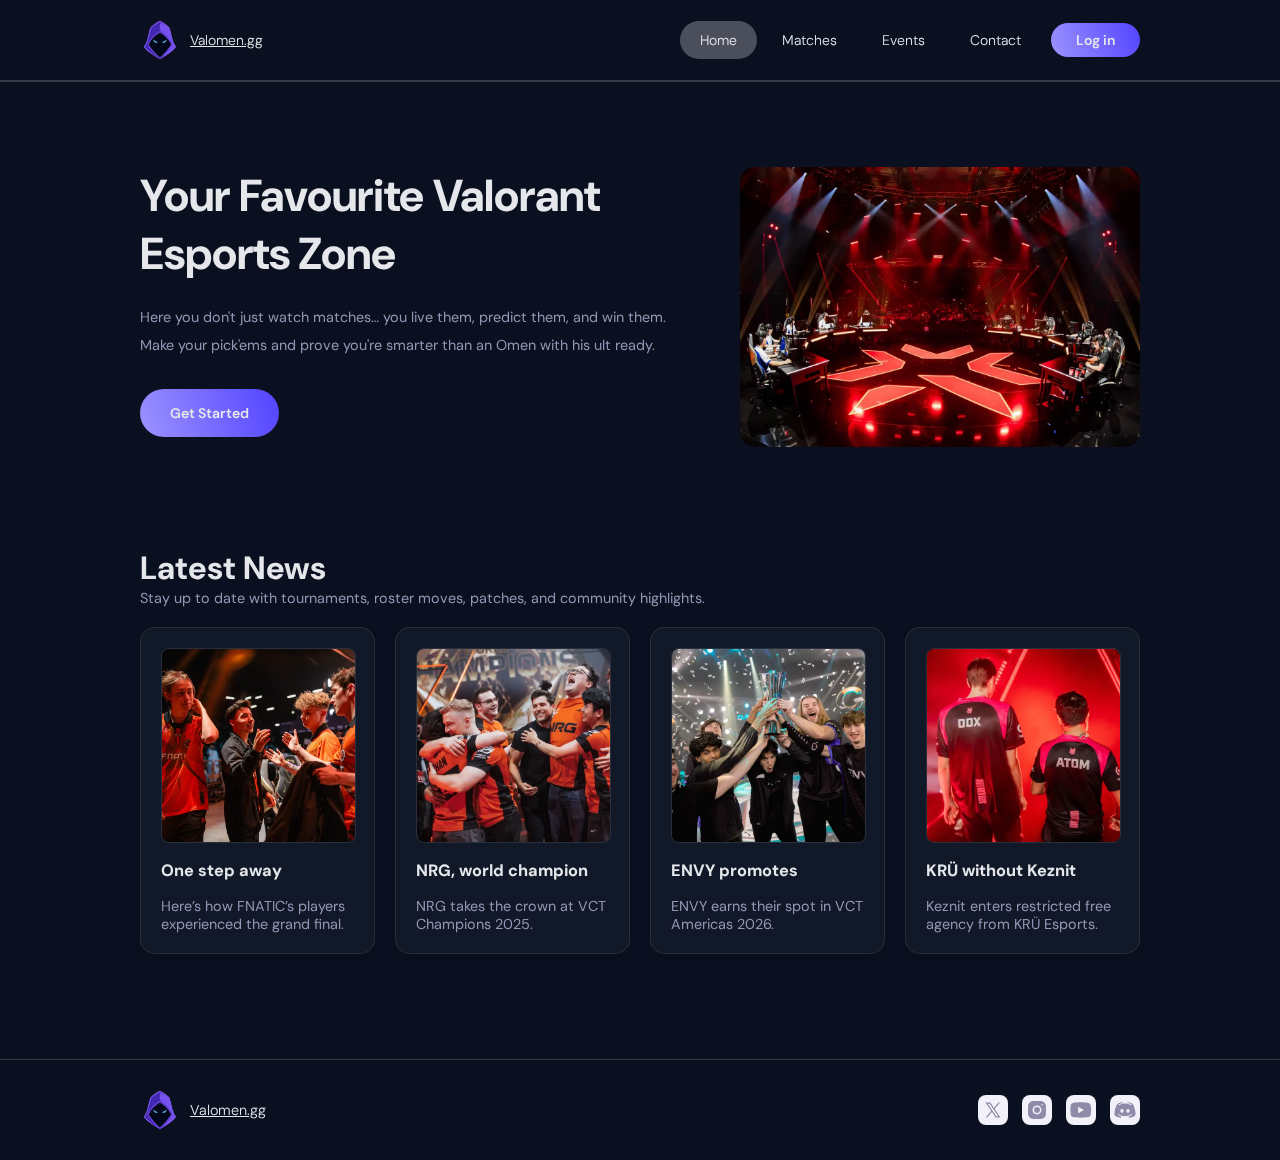
<file: index.html>
<!DOCTYPE html>
<html lang="en">
<head>
    <meta charset="UTF-8">
    <meta name="viewport" content="width=device-width, initial-scale=1.0">
    <title>Valomen.gg | Inici</title>
    <link rel="preconnect" href="https://fonts.googleapis.com">
    <link rel="preconnect" href="https://fonts.gstatic.com" crossorigin>
    <link href="https://fonts.googleapis.com/css2?family=DM+Sans:ital,opsz,wght@0,9..40,100..1000;1,9..40,100..1000&display=swap" rel="stylesheet">
    <link rel="icon" type="image/png" href="assets/icons/valomen_logo.ico">
    <link rel="stylesheet" href="styles/generic.css">
    <link rel="stylesheet" href="styles/main.css">
</head>
<body>
    <header>
        <nav>
            <div class="logo">
                <a href="index.html">
                    <img src="assets/valomen_logo.webp" alt="Valomen.gg Logo">
                    <span>Valomen.gg</span>
                </a>
            </div>
            <div class="nav-buttons">
                <ul class="nav-links">
                    <li><a class="active-page" href="index.html">Home</a></li>
                    <li><a href="pages/matches.html">Matches</a></li>
                    <li><a href="pages/events.html">Events</a></li>
                    <li><a href="pages/contact.html">Contact</a></li>  
                </ul>
                <a class="login-button" href="pages/login.html">Log in</a>
            </div>
        </nav>
    </header>

    <main>
        <section class="hero-section">
            <div class="hero-content">
                <h1>Your Favourite Valorant Esports Zone</h1>
                <p>Here you don't just watch matches… you live them, predict them, and win them. Make your pick'ems and prove you're smarter than an Omen with his ult ready.</p>
                <a class="get-started-button" href="pages/matches.html">Get Started</a>
            </div>
            <div class="hero-image"/>
        </section>
        <section class="latest-news">
            <h2>Latest News</h2>
            <p>Stay up to date with tournaments, roster moves, patches, and community highlights.</p>
            <div class="news-cards">
                <div class="news-card">
                    <img src="assets/main/news1.webp" alt="News 1">
                    <h3>One step away</h3>
                    <p>Here’s how FNATIC’s players experienced the grand final.</p>
                </div>
                <div class="news-card">
                    <img src="assets/main/news2.webp" alt="News 2">
                    <h3>NRG, world champion</h3>
                    <p>NRG takes the crown at VCT Champions 2025.</p>
                </div>
                <div class="news-card">
                    <img src="assets/main/news3.webp" alt="News 3">
                    <h3>ENVY promotes</h3>
                    <p>ENVY earns their spot in VCT Americas 2026.</p>
                </div>
                <div class="news-card">
                    <img src="assets/main/news4.webp" alt="News 4">
                    <h3>KRÜ without Keznit</h3>
                    <p>Keznit enters restricted free agency from KRÜ Esports.</p>
                </div>
            </div>
        </section>
    </main>

    <footer>
        <div class="container">
            <div class="logo">
                <a href="index.html">
                    <img src="assets/valomen_logo.webp" alt="Valomen.gg Logo">
                    <span>Valomen.gg</span>
                </a>
            </div>
            <div class="social-media">
                <div class="social-media-icon">
                    <a href="https://x.com">
                        <svg xmlns="http://www.w3.org/2000/svg" x="0px" y="0px" width="20" height="20" viewBox="0,0,256,256">
                        <g fill="none" fill-rule="none" stroke="none" stroke-width="1" stroke-linecap="butt" stroke-linejoin="miter" stroke-miterlimit="10" stroke-dasharray="" stroke-dashoffset="0" font-family="none" font-weight="none" font-size="none" text-anchor="none" style="mix-blend-mode: normal"><g transform="scale(5.33333,5.33333)"><path d="M41,6l-31.071,36h-3.714l31.072,-36z" fill="#8D8BA7" fill-rule="nonzero"></path><path d="M31.143,41l-23.323,-34h8.957l23.323,34z" fill="#ffffff" fill-rule="evenodd"></path><path d="M15.724,9l20.578,30h-4.106l-20.578,-30h4.106M17.304,6h-11.382l24.694,36h11.382l-24.694,-36z" fill="#8D8BA7" fill-rule="nonzero"></path></g></g>
                        </svg>
                    </a>
                </div>
                <div class="social-media-icon">
                    <a href="https://www.instagram.com">
                        <svg xmlns="http://www.w3.org/2000/svg" x="0px" y="0px" width="18" height="18" viewBox="0,0,256,256">
                        <g transform="translate(-30.72,-30.72) scale(1.24,1.24)"><g fill="#8d8ba7" fill-rule="nonzero" stroke="none" stroke-width="1" stroke-linecap="butt" stroke-linejoin="miter" stroke-miterlimit="10" stroke-dasharray="" stroke-dashoffset="0" font-family="none" font-weight="none" font-size="none" text-anchor="none" style="mix-blend-mode: normal"><g transform="scale(8.53333,8.53333)"><path d="M9.99805,3c-3.859,0 -6.99805,3.14195 -6.99805,7.00195v10c0,3.859 3.14195,6.99805 7.00195,6.99805h10c3.859,0 6.99805,-3.14195 6.99805,-7.00195v-10c0,-3.859 -3.14195,-6.99805 -7.00195,-6.99805zM22,7c0.552,0 1,0.448 1,1c0,0.552 -0.448,1 -1,1c-0.552,0 -1,-0.448 -1,-1c0,-0.552 0.448,-1 1,-1zM15,9c3.309,0 6,2.691 6,6c0,3.309 -2.691,6 -6,6c-3.309,0 -6,-2.691 -6,-6c0,-3.309 2.691,-6 6,-6zM15,11c-2.20914,0 -4,1.79086 -4,4c0,2.20914 1.79086,4 4,4c2.20914,0 4,-1.79086 4,-4c0,-2.20914 -1.79086,-4 -4,-4z"></path></g></g></g>
                        </svg>
                    </a>
                </div>
                <div class="social-media-icon">
                    <a href="https://www.youtube.com">
                        <svg xmlns="http://www.w3.org/2000/svg" x="0px" y="0px" width="30" height="24" viewBox="0,0,256,256">
                        <g fill="#8d8ba7" fill-rule="nonzero" stroke="none" stroke-width="1" stroke-linecap="butt" stroke-linejoin="miter" stroke-miterlimit="10" stroke-dasharray="" stroke-dashoffset="0" font-family="none" font-weight="none" font-size="none" text-anchor="none" style="mix-blend-mode: normal"><g transform="scale(5.12,5.12)"><path d="M44.89844,14.5c-0.39844,-2.19922 -2.29687,-3.80078 -4.5,-4.30078c-3.29687,-0.69922 -9.39844,-1.19922 -16,-1.19922c-6.59766,0 -12.79687,0.5 -16.09766,1.19922c-2.19922,0.5 -4.10156,2 -4.5,4.30078c-0.40234,2.5 -0.80078,6 -0.80078,10.5c0,4.5 0.39844,8 0.89844,10.5c0.40234,2.19922 2.30078,3.80078 4.5,4.30078c3.5,0.69922 9.5,1.19922 16.10156,1.19922c6.60156,0 12.60156,-0.5 16.10156,-1.19922c2.19922,-0.5 4.09766,-2 4.5,-4.30078c0.39844,-2.5 0.89844,-6.10156 1,-10.5c-0.20312,-4.5 -0.70312,-8 -1.20312,-10.5zM19,32v-14l12.19922,7z"></path></g></g>
                        </svg>
                    </a>
                </div>
                <div class="social-media-icon">
                    <a href="https://www.discord.com">
                        <svg xmlns="http://www.w3.org/2000/svg" x="0px" y="0px" width="30" height="23" viewBox="0,0,256,256">
                        <g fill="#8d8ba7" fill-rule="nonzero" stroke="none" stroke-width="1" stroke-linecap="butt" stroke-linejoin="miter" stroke-miterlimit="10" stroke-dasharray="" stroke-dashoffset="0" font-family="none" font-weight="none" font-size="none" text-anchor="none" style="mix-blend-mode: normal"><g transform="scale(5.12,5.12)"><path d="M41.625,10.76953c-3.98047,-3.20313 -10.27734,-3.74609 -10.54687,-3.76563c-0.41797,-0.03516 -0.81641,0.19922 -0.98828,0.58594c-0.01562,0.02344 -0.15234,0.33984 -0.30469,0.83203c2.63281,0.44531 5.86719,1.33984 8.79297,3.15625c0.46875,0.28906 0.61328,0.90625 0.32422,1.375c-0.19141,0.30859 -0.51562,0.47656 -0.85156,0.47656c-0.17969,0 -0.36328,-0.05078 -0.52734,-0.15234c-5.03125,-3.12109 -11.3125,-3.27734 -12.52344,-3.27734c-1.21094,0 -7.49609,0.15625 -12.52344,3.27734c-0.46875,0.29297 -1.08594,0.14844 -1.375,-0.32031c-0.29297,-0.47266 -0.14844,-1.08594 0.32031,-1.37891c2.92578,-1.8125 6.16016,-2.71094 8.79297,-3.15234c-0.15234,-0.49609 -0.28906,-0.80859 -0.30078,-0.83594c-0.17578,-0.38672 -0.57031,-0.62891 -0.99219,-0.58594c-0.26953,0.01953 -6.56641,0.5625 -10.60156,3.80859c-2.10547,1.94922 -6.32031,13.33984 -6.32031,23.1875c0,0.17578 0.04688,0.34375 0.13281,0.49609c2.90625,5.10938 10.83984,6.44531 12.64844,6.50391c0.00781,0 0.01953,0 0.03125,0c0.32031,0 0.62109,-0.15234 0.80859,-0.41016l1.82813,-2.51562c-4.93359,-1.27344 -7.45312,-3.4375 -7.59766,-3.56641c-0.41406,-0.36328 -0.45312,-0.99609 -0.08594,-1.41016c0.36328,-0.41406 0.99609,-0.45312 1.41016,-0.08984c0.05859,0.05469 4.69922,3.99219 13.82422,3.99219c9.14063,0 13.78125,-3.95312 13.82813,-3.99219c0.41406,-0.35937 1.04297,-0.32422 1.41016,0.09375c0.36328,0.41406 0.32422,1.04297 -0.08984,1.40625c-0.14453,0.12891 -2.66406,2.29297 -7.59766,3.56641l1.82813,2.51563c0.1875,0.25781 0.48828,0.41016 0.80859,0.41016c0.01172,0 0.02344,0 0.03125,0c1.80859,-0.05859 9.74219,-1.39453 12.64844,-6.50391c0.08594,-0.15234 0.13281,-0.32031 0.13281,-0.49609c0,-9.84766 -4.21484,-21.23828 -6.375,-23.23047zM18.5,30c-1.93359,0 -3.5,-1.78906 -3.5,-4c0,-2.21094 1.56641,-4 3.5,-4c1.93359,0 3.5,1.78906 3.5,4c0,2.21094 -1.56641,4 -3.5,4zM31.5,30c-1.93359,0 -3.5,-1.78906 -3.5,-4c0,-2.21094 1.56641,-4 3.5,-4c1.93359,0 3.5,1.78906 3.5,4c0,2.21094 -1.56641,4 -3.5,4z"></path></g></g>
                        </svg>
                    </a>
                </div>
            </div>
        </div>
    </footer>
</body>
</html>
</file>
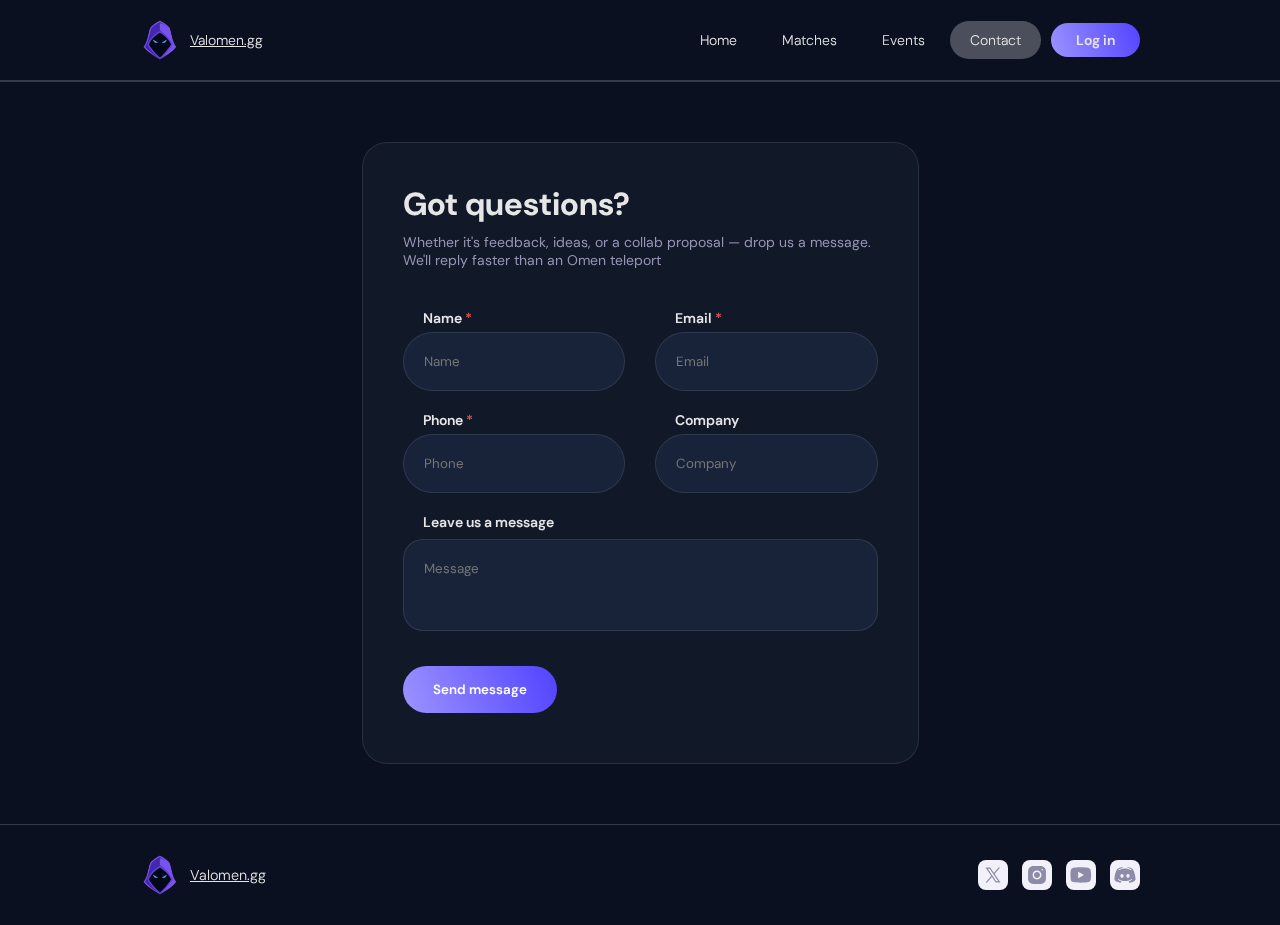
<file: pages/contact.html>
<!DOCTYPE html>
<html lang="en">
<head>
    <meta charset="UTF-8">
    <meta name="viewport" content="width=device-width, initial-scale=1.0">
    <title>Valomen.gg | Inici</title>
    <link rel="preconnect" href="https://fonts.googleapis.com">
    <link rel="preconnect" href="https://fonts.gstatic.com" crossorigin>
    <link href="https://fonts.googleapis.com/css2?family=DM+Sans:ital,opsz,wght@0,9..40,100..1000;1,9..40,100..1000&display=swap" rel="stylesheet">
    <link rel="icon" type="image/png" href="../assets/icons/valomen_logo.ico">
    <link rel="stylesheet" href="../styles/generic.css">
    <link rel="stylesheet" href="../styles/contact.css">
</head>
<body>
    <header>
        <nav>
            <div class="logo">
                <a title="Home Page" href="../index.html">
                    <img src="../assets/valomen_logo.webp" alt="Valomen.gg Logo">
                    <span>Valomen.gg</span>
                </a>
            </div>
            <div class="nav-buttons">
                <ul class="nav-links">
                    <li><a title="Home" href="../index.html">Home</a></li>
                    <li><a title="Matches" href="matches.html">Matches</a></li>
                    <li><a title="Events" href="events.html">Events</a></li>
                    <li><a title="Contact" class="active-page" href="contact.html">Contact</a></li>  
                </ul>
                <a title="Login" class="login-button" href="login.html">Log in</a>
            </div>
        </nav>
    </header>

    <main>
        <form class="contact-form">
            <h1>Got questions?</h1>
            <p>Whether it's feedback, ideas, or a collab proposal — drop us a message. We'll reply faster than an Omen teleport</p>
            <div class="form-fields">
                <div class="field-container">
                    <div class="block">
                        <label>Name <span class="obligatory">*</span></label>
                        <input required type="text" placeholder="Name">
                    </div>
                    <div class="block">
                        <label>Email <span class="obligatory">*</span></label>
                        <input required type="email" placeholder="Email">
                    </div>
                </div>
                <div class="field-container">
                    <div class="block">
                        <label>Phone <span class="obligatory">*</span></label>
                        <input required type="text" placeholder="Phone">
                    </div>
                    <div class="block">
                        <label>Company</label>
                        <input type="text" placeholder="Company">
                    </div>
                </div> 
                <div class="field-container">
                    <div class="container-message">
                        <label>Leave us a message</label>
                        <textarea required placeholder="Message"></textarea>
                    </div>  
                </div>           
            </div>
            <button title="Send button" class="send-button">Send message</button>
        </form>
    </main>

    <footer>
        <div class="container">
            <div class="logo">
                <a title="Home Page" href="../index.html">
                    <img src="../assets/valomen_logo.webp" alt="Valomen.gg Logo">
                    <span>Valomen.gg</span>
                </a>
            </div>
            <div class="social-media">
                <div class="social-media-icon">
                    <a href="https://x.com">
                        <svg xmlns="http://www.w3.org/2000/svg" x="0px" y="0px" width="20" height="20" viewBox="0,0,256,256">
                        <g fill="none" fill-rule="none" stroke="none" stroke-width="1" stroke-linecap="butt" stroke-linejoin="miter" stroke-miterlimit="10" stroke-dasharray="" stroke-dashoffset="0" font-family="none" font-weight="none" font-size="none" text-anchor="none" style="mix-blend-mode: normal"><g transform="scale(5.33333,5.33333)"><path d="M41,6l-31.071,36h-3.714l31.072,-36z" fill="#8D8BA7" fill-rule="nonzero"></path><path d="M31.143,41l-23.323,-34h8.957l23.323,34z" fill="#ffffff" fill-rule="evenodd"></path><path d="M15.724,9l20.578,30h-4.106l-20.578,-30h4.106M17.304,6h-11.382l24.694,36h11.382l-24.694,-36z" fill="#8D8BA7" fill-rule="nonzero"></path></g></g>
                        </svg>
                    </a>
                </div>
                <div class="social-media-icon">
                    <a href="https://www.instagram.com">
                        <svg xmlns="http://www.w3.org/2000/svg" x="0px" y="0px" width="18" height="18" viewBox="0,0,256,256">
                        <g transform="translate(-30.72,-30.72) scale(1.24,1.24)"><g fill="#8d8ba7" fill-rule="nonzero" stroke="none" stroke-width="1" stroke-linecap="butt" stroke-linejoin="miter" stroke-miterlimit="10" stroke-dasharray="" stroke-dashoffset="0" font-family="none" font-weight="none" font-size="none" text-anchor="none" style="mix-blend-mode: normal"><g transform="scale(8.53333,8.53333)"><path d="M9.99805,3c-3.859,0 -6.99805,3.14195 -6.99805,7.00195v10c0,3.859 3.14195,6.99805 7.00195,6.99805h10c3.859,0 6.99805,-3.14195 6.99805,-7.00195v-10c0,-3.859 -3.14195,-6.99805 -7.00195,-6.99805zM22,7c0.552,0 1,0.448 1,1c0,0.552 -0.448,1 -1,1c-0.552,0 -1,-0.448 -1,-1c0,-0.552 0.448,-1 1,-1zM15,9c3.309,0 6,2.691 6,6c0,3.309 -2.691,6 -6,6c-3.309,0 -6,-2.691 -6,-6c0,-3.309 2.691,-6 6,-6zM15,11c-2.20914,0 -4,1.79086 -4,4c0,2.20914 1.79086,4 4,4c2.20914,0 4,-1.79086 4,-4c0,-2.20914 -1.79086,-4 -4,-4z"></path></g></g></g>
                        </svg>
                    </a>
                </div>
                <div class="social-media-icon">
                    <a href="https://www.youtube.com">
                        <svg xmlns="http://www.w3.org/2000/svg" x="0px" y="0px" width="30" height="24" viewBox="0,0,256,256">
                        <g fill="#8d8ba7" fill-rule="nonzero" stroke="none" stroke-width="1" stroke-linecap="butt" stroke-linejoin="miter" stroke-miterlimit="10" stroke-dasharray="" stroke-dashoffset="0" font-family="none" font-weight="none" font-size="none" text-anchor="none" style="mix-blend-mode: normal"><g transform="scale(5.12,5.12)"><path d="M44.89844,14.5c-0.39844,-2.19922 -2.29687,-3.80078 -4.5,-4.30078c-3.29687,-0.69922 -9.39844,-1.19922 -16,-1.19922c-6.59766,0 -12.79687,0.5 -16.09766,1.19922c-2.19922,0.5 -4.10156,2 -4.5,4.30078c-0.40234,2.5 -0.80078,6 -0.80078,10.5c0,4.5 0.39844,8 0.89844,10.5c0.40234,2.19922 2.30078,3.80078 4.5,4.30078c3.5,0.69922 9.5,1.19922 16.10156,1.19922c6.60156,0 12.60156,-0.5 16.10156,-1.19922c2.19922,-0.5 4.09766,-2 4.5,-4.30078c0.39844,-2.5 0.89844,-6.10156 1,-10.5c-0.20312,-4.5 -0.70312,-8 -1.20312,-10.5zM19,32v-14l12.19922,7z"></path></g></g>
                        </svg>
                    </a>
                </div>
                <div class="social-media-icon">
                    <a href="https://www.discord.com">
                        <svg xmlns="http://www.w3.org/2000/svg" x="0px" y="0px" width="30" height="23" viewBox="0,0,256,256">
                        <g fill="#8d8ba7" fill-rule="nonzero" stroke="none" stroke-width="1" stroke-linecap="butt" stroke-linejoin="miter" stroke-miterlimit="10" stroke-dasharray="" stroke-dashoffset="0" font-family="none" font-weight="none" font-size="none" text-anchor="none" style="mix-blend-mode: normal"><g transform="scale(5.12,5.12)"><path d="M41.625,10.76953c-3.98047,-3.20313 -10.27734,-3.74609 -10.54687,-3.76563c-0.41797,-0.03516 -0.81641,0.19922 -0.98828,0.58594c-0.01562,0.02344 -0.15234,0.33984 -0.30469,0.83203c2.63281,0.44531 5.86719,1.33984 8.79297,3.15625c0.46875,0.28906 0.61328,0.90625 0.32422,1.375c-0.19141,0.30859 -0.51562,0.47656 -0.85156,0.47656c-0.17969,0 -0.36328,-0.05078 -0.52734,-0.15234c-5.03125,-3.12109 -11.3125,-3.27734 -12.52344,-3.27734c-1.21094,0 -7.49609,0.15625 -12.52344,3.27734c-0.46875,0.29297 -1.08594,0.14844 -1.375,-0.32031c-0.29297,-0.47266 -0.14844,-1.08594 0.32031,-1.37891c2.92578,-1.8125 6.16016,-2.71094 8.79297,-3.15234c-0.15234,-0.49609 -0.28906,-0.80859 -0.30078,-0.83594c-0.17578,-0.38672 -0.57031,-0.62891 -0.99219,-0.58594c-0.26953,0.01953 -6.56641,0.5625 -10.60156,3.80859c-2.10547,1.94922 -6.32031,13.33984 -6.32031,23.1875c0,0.17578 0.04688,0.34375 0.13281,0.49609c2.90625,5.10938 10.83984,6.44531 12.64844,6.50391c0.00781,0 0.01953,0 0.03125,0c0.32031,0 0.62109,-0.15234 0.80859,-0.41016l1.82813,-2.51562c-4.93359,-1.27344 -7.45312,-3.4375 -7.59766,-3.56641c-0.41406,-0.36328 -0.45312,-0.99609 -0.08594,-1.41016c0.36328,-0.41406 0.99609,-0.45312 1.41016,-0.08984c0.05859,0.05469 4.69922,3.99219 13.82422,3.99219c9.14063,0 13.78125,-3.95312 13.82813,-3.99219c0.41406,-0.35937 1.04297,-0.32422 1.41016,0.09375c0.36328,0.41406 0.32422,1.04297 -0.08984,1.40625c-0.14453,0.12891 -2.66406,2.29297 -7.59766,3.56641l1.82813,2.51563c0.1875,0.25781 0.48828,0.41016 0.80859,0.41016c0.01172,0 0.02344,0 0.03125,0c1.80859,-0.05859 9.74219,-1.39453 12.64844,-6.50391c0.08594,-0.15234 0.13281,-0.32031 0.13281,-0.49609c0,-9.84766 -4.21484,-21.23828 -6.375,-23.23047zM18.5,30c-1.93359,0 -3.5,-1.78906 -3.5,-4c0,-2.21094 1.56641,-4 3.5,-4c1.93359,0 3.5,1.78906 3.5,4c0,2.21094 -1.56641,4 -3.5,4zM31.5,30c-1.93359,0 -3.5,-1.78906 -3.5,-4c0,-2.21094 1.56641,-4 3.5,-4c1.93359,0 3.5,1.78906 3.5,4c0,2.21094 -1.56641,4 -3.5,4z"></path></g></g>
                        </svg>
                    </a>
                </div>
            </div>
        </div>
    </footer>
</body>
</html>
</file>
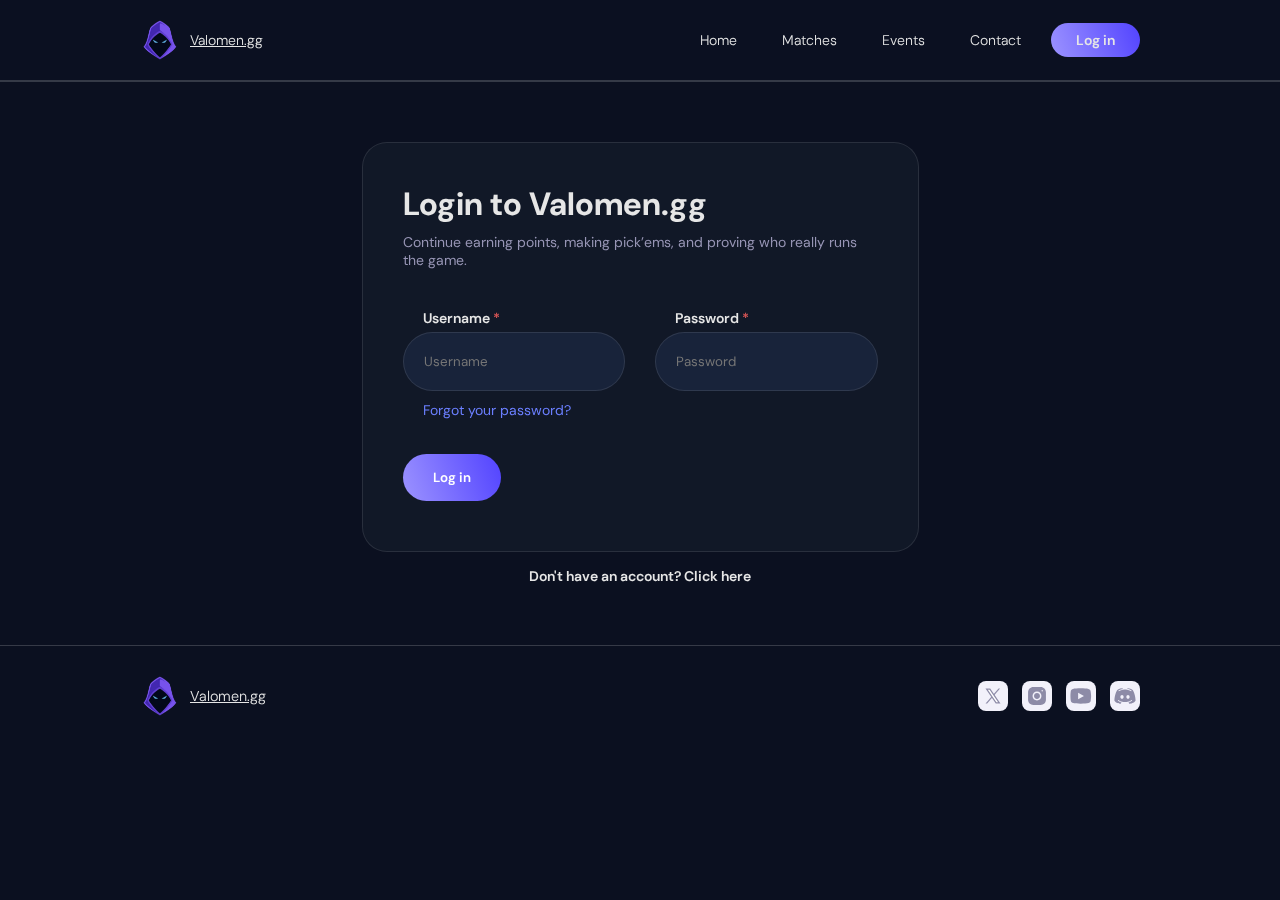
<file: pages/login.html>
<!DOCTYPE html>
<html lang="en">
<head>
    <meta charset="UTF-8">
    <meta name="viewport" content="width=device-width, initial-scale=1.0">
    <title>Valomen.gg | Inici</title>
    <link rel="preconnect" href="https://fonts.googleapis.com">
    <link rel="preconnect" href="https://fonts.gstatic.com" crossorigin>
    <link href="https://fonts.googleapis.com/css2?family=DM+Sans:ital,opsz,wght@0,9..40,100..1000;1,9..40,100..1000&display=swap" rel="stylesheet">
    <link rel="icon" type="image/png" href="../assets/icons/valomen_logo.ico">
    <link rel="stylesheet" href="../styles/generic.css">
    <link rel="stylesheet" href="../styles/login.css">
</head>
<body>
    <header>
        <nav>
            <div class="logo">
                <a title="Home Page" href="../index.html">
                    <img src="../assets/valomen_logo.webp" alt="Valomen.gg Logo">
                    <span>Valomen.gg</span>
                </a>
            </div>
            <div class="nav-buttons">
                <ul class="nav-links">
                    <li><a title="Home Page" href="../index.html">Home</a></li>
                    <li><a title="Matches Page" href="matches.html">Matches</a></li>
                    <li><a title="Events Page" href="events.html">Events</a></li>
                    <li><a title="Contact Page" href="contact.html">Contact</a></li>  
                </ul>
                <a title="Login" class="login-button" href="login.html">Log in</a>
            </div>
        </nav>
    </header>

    <main class="main-login">
        <form class="login-form">
            <h1>Login to Valomen.gg</h1>
            <p>Continue earning points, making pick’ems, and proving who really runs the game.</p>
            <div class="form-fields">
                <div class="field-container">
                    <div class="block">
                        <label for="login_username">Username <span class="obligatory">*</span></label>
                        <input id="login_username" name="login_username" required type="text" placeholder="Username">
                    </div>

                    <div class="block">
                        <label for="login_password">Password <span class="obligatory">*</span></label>
                        <input id="login_password" name="login_password" required type="password" placeholder="Password">
                    </div>
                </div>    
                <a class="forgot-password">Forgot your password?</a>  
            </div>
            <button class="send-button">Log in</button>
        </form>
        <a href="register.html" class="register-link">Don't have an account? Click here</a>
    </main>

    <footer>
        <div class="container">
            <div class="logo">
                <a title="Home Page" href="../index.html">
                    <img src="../assets/valomen_logo.webp" alt="Valomen.gg Logo">
                    <span>Valomen.gg</span>
                </a>
            </div>
            <div class="social-media">
                <div class="social-media-icon">
                    <a title="X" href="https://x.com">
                        <svg aria-label="X" xmlns="http://www.w3.org/2000/svg" x="0px" y="0px" width="20" height="20" viewBox="0,0,256,256">
                        <g fill="none" fill-rule="none" stroke="none" stroke-width="1" stroke-linecap="butt" stroke-linejoin="miter" stroke-miterlimit="10" stroke-dasharray="" stroke-dashoffset="0" font-family="none" font-weight="none" font-size="none" text-anchor="none" style="mix-blend-mode: normal"><g transform="scale(5.33333,5.33333)"><path d="M41,6l-31.071,36h-3.714l31.072,-36z" fill="#8D8BA7" fill-rule="nonzero"></path><path d="M31.143,41l-23.323,-34h8.957l23.323,34z" fill="#ffffff" fill-rule="evenodd"></path><path d="M15.724,9l20.578,30h-4.106l-20.578,-30h4.106M17.304,6h-11.382l24.694,36h11.382l-24.694,-36z" fill="#8D8BA7" fill-rule="nonzero"></path></g></g>
                        </svg>
                    </a>
                </div>
                <div class="social-media-icon">
                    <a title="Instagram" href="https://www.instagram.com">
                        <svg aria-label="Instagram" xmlns="http://www.w3.org/2000/svg" x="0px" y="0px" width="18" height="18" viewBox="0,0,256,256">
                        <g transform="translate(-30.72,-30.72) scale(1.24,1.24)"><g fill="#8d8ba7" fill-rule="nonzero" stroke="none" stroke-width="1" stroke-linecap="butt" stroke-linejoin="miter" stroke-miterlimit="10" stroke-dasharray="" stroke-dashoffset="0" font-family="none" font-weight="none" font-size="none" text-anchor="none" style="mix-blend-mode: normal"><g transform="scale(8.53333,8.53333)"><path d="M9.99805,3c-3.859,0 -6.99805,3.14195 -6.99805,7.00195v10c0,3.859 3.14195,6.99805 7.00195,6.99805h10c3.859,0 6.99805,-3.14195 6.99805,-7.00195v-10c0,-3.859 -3.14195,-6.99805 -7.00195,-6.99805zM22,7c0.552,0 1,0.448 1,1c0,0.552 -0.448,1 -1,1c-0.552,0 -1,-0.448 -1,-1c0,-0.552 0.448,-1 1,-1zM15,9c3.309,0 6,2.691 6,6c0,3.309 -2.691,6 -6,6c-3.309,0 -6,-2.691 -6,-6c0,-3.309 2.691,-6 6,-6zM15,11c-2.20914,0 -4,1.79086 -4,4c0,2.20914 1.79086,4 4,4c2.20914,0 4,-1.79086 4,-4c0,-2.20914 -1.79086,-4 -4,-4z"></path></g></g></g>
                        </svg>
                    </a>
                </div>
                <div class="social-media-icon">
                    <a title="Youtube" href="https://www.youtube.com">
                        <svg aria-label="Youtube" xmlns="http://www.w3.org/2000/svg" x="0px" y="0px" width="30" height="24" viewBox="0,0,256,256">
                        <g fill="#8d8ba7" fill-rule="nonzero" stroke="none" stroke-width="1" stroke-linecap="butt" stroke-linejoin="miter" stroke-miterlimit="10" stroke-dasharray="" stroke-dashoffset="0" font-family="none" font-weight="none" font-size="none" text-anchor="none" style="mix-blend-mode: normal"><g transform="scale(5.12,5.12)"><path d="M44.89844,14.5c-0.39844,-2.19922 -2.29687,-3.80078 -4.5,-4.30078c-3.29687,-0.69922 -9.39844,-1.19922 -16,-1.19922c-6.59766,0 -12.79687,0.5 -16.09766,1.19922c-2.19922,0.5 -4.10156,2 -4.5,4.30078c-0.40234,2.5 -0.80078,6 -0.80078,10.5c0,4.5 0.39844,8 0.89844,10.5c0.40234,2.19922 2.30078,3.80078 4.5,4.30078c3.5,0.69922 9.5,1.19922 16.10156,1.19922c6.60156,0 12.60156,-0.5 16.10156,-1.19922c2.19922,-0.5 4.09766,-2 4.5,-4.30078c0.39844,-2.5 0.89844,-6.10156 1,-10.5c-0.20312,-4.5 -0.70312,-8 -1.20312,-10.5zM19,32v-14l12.19922,7z"></path></g></g>
                        </svg>
                    </a>
                </div>
                <div class="social-media-icon">
                    <a title="Discord" href="https://www.discord.com">
                        <svg aria-label="Discord" xmlns="http://www.w3.org/2000/svg" x="0px" y="0px" width="30" height="23" viewBox="0,0,256,256">
                        <g fill="#8d8ba7" fill-rule="nonzero" stroke="none" stroke-width="1" stroke-linecap="butt" stroke-linejoin="miter" stroke-miterlimit="10" stroke-dasharray="" stroke-dashoffset="0" font-family="none" font-weight="none" font-size="none" text-anchor="none" style="mix-blend-mode: normal"><g transform="scale(5.12,5.12)"><path d="M41.625,10.76953c-3.98047,-3.20313 -10.27734,-3.74609 -10.54687,-3.76563c-0.41797,-0.03516 -0.81641,0.19922 -0.98828,0.58594c-0.01562,0.02344 -0.15234,0.33984 -0.30469,0.83203c2.63281,0.44531 5.86719,1.33984 8.79297,3.15625c0.46875,0.28906 0.61328,0.90625 0.32422,1.375c-0.19141,0.30859 -0.51562,0.47656 -0.85156,0.47656c-0.17969,0 -0.36328,-0.05078 -0.52734,-0.15234c-5.03125,-3.12109 -11.3125,-3.27734 -12.52344,-3.27734c-1.21094,0 -7.49609,0.15625 -12.52344,3.27734c-0.46875,0.29297 -1.08594,0.14844 -1.375,-0.32031c-0.29297,-0.47266 -0.14844,-1.08594 0.32031,-1.37891c2.92578,-1.8125 6.16016,-2.71094 8.79297,-3.15234c-0.15234,-0.49609 -0.28906,-0.80859 -0.30078,-0.83594c-0.17578,-0.38672 -0.57031,-0.62891 -0.99219,-0.58594c-0.26953,0.01953 -6.56641,0.5625 -10.60156,3.80859c-2.10547,1.94922 -6.32031,13.33984 -6.32031,23.1875c0,0.17578 0.04688,0.34375 0.13281,0.49609c2.90625,5.10938 10.83984,6.44531 12.64844,6.50391c0.00781,0 0.01953,0 0.03125,0c0.32031,0 0.62109,-0.15234 0.80859,-0.41016l1.82813,-2.51562c-4.93359,-1.27344 -7.45312,-3.4375 -7.59766,-3.56641c-0.41406,-0.36328 -0.45312,-0.99609 -0.08594,-1.41016c0.36328,-0.41406 0.99609,-0.45312 1.41016,-0.08984c0.05859,0.05469 4.69922,3.99219 13.82422,3.99219c9.14063,0 13.78125,-3.95312 13.82813,-3.99219c0.41406,-0.35937 1.04297,-0.32422 1.41016,0.09375c0.36328,0.41406 0.32422,1.04297 -0.08984,1.40625c-0.14453,0.12891 -2.66406,2.29297 -7.59766,3.56641l1.82813,2.51563c0.1875,0.25781 0.48828,0.41016 0.80859,0.41016c0.01172,0 0.02344,0 0.03125,0c1.80859,-0.05859 9.74219,-1.39453 12.64844,-6.50391c0.08594,-0.15234 0.13281,-0.32031 0.13281,-0.49609c0,-9.84766 -4.21484,-21.23828 -6.375,-23.23047zM18.5,30c-1.93359,0 -3.5,-1.78906 -3.5,-4c0,-2.21094 1.56641,-4 3.5,-4c1.93359,0 3.5,1.78906 3.5,4c0,2.21094 -1.56641,4 -3.5,4zM31.5,30c-1.93359,0 -3.5,-1.78906 -3.5,-4c0,-2.21094 1.56641,-4 3.5,-4c1.93359,0 3.5,1.78906 3.5,4c0,2.21094 -1.56641,4 -3.5,4z"></path></g></g>
                        </svg>
                    </a>
                </div>
            </div>
        </div>
    </footer>
</body>
</html>
</file>
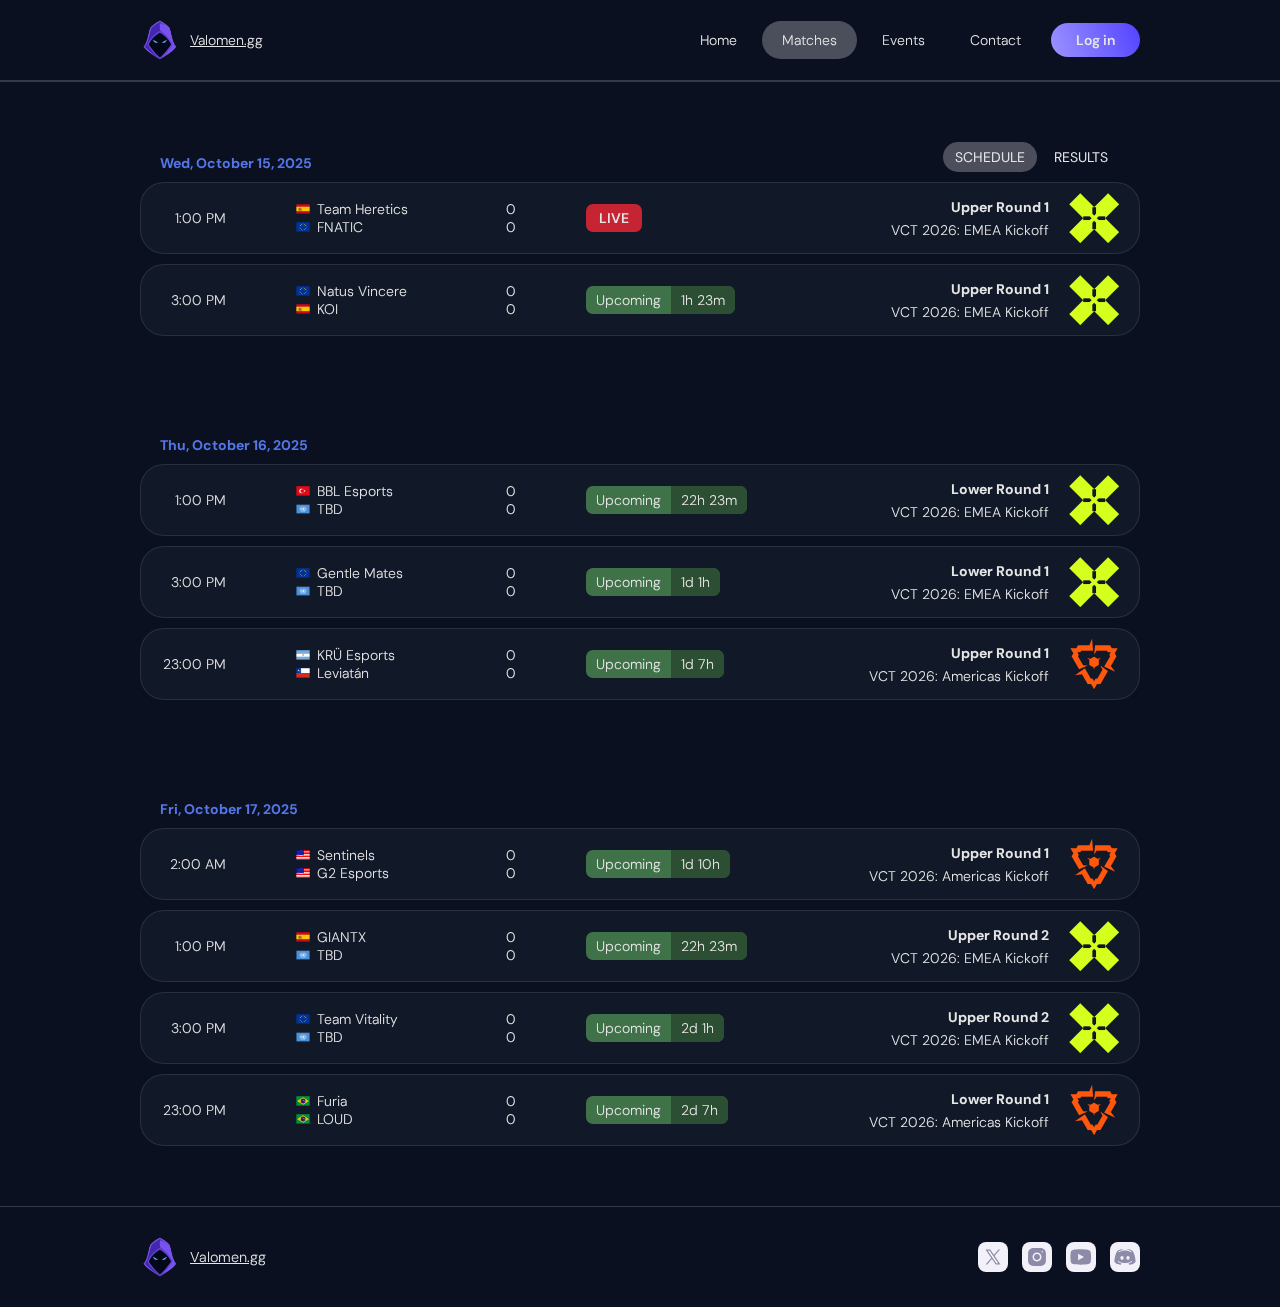
<file: pages/matches.html>
<!DOCTYPE html>
<html lang="en">
<head>
    <meta charset="UTF-8">
    <meta name="viewport" content="width=device-width, initial-scale=1.0">
    <title>Valomen.gg | Matches</title>
    <link rel="preconnect" href="https://fonts.googleapis.com">
    <link rel="preconnect" href="https://fonts.gstatic.com" crossorigin>
    <link href="https://fonts.googleapis.com/css2?family=DM+Sans:ital,opsz,wght@0,9..40,100..1000;1,9..40,100..1000&display=swap" rel="stylesheet">
    <link rel="icon" type="image/png" href="../assets/icons/valomen_logo.ico">
    <link rel="stylesheet" href="../styles/generic.css">
    <link rel="stylesheet" href="../styles/matches.css">
</head>
<body>
    <header>
        <nav>
            <div class="logo">
                <a title="Home Page" href="../index.html">
                    <img src="../assets/valomen_logo.webp" alt="Valomen.gg Logo">
                    <span>Valomen.gg</span>
                </a>
            </div>
            <div class="nav-buttons">
                <ul class="nav-links">
                    <li><a title="Home" href="../index.html">Home</a></li>
                    <li><a title="Matches" class="active-page"  href="matches.html">Matches</a></li>
                    <li><a title="Events" href="events.html">Events</a></li>
                    <li><a title="Contact" href="contact.html">Contact</a></li>  
                </ul>
                <a title="Login" class="login-button" href="login.html">Log in</a>
            </div>
        </nav>
    </header>

    <main>
        <div class="day-block">
            <div class="header-day">
                <span class="date-match">Wed, October 15, 2025</span>
                <div class="matches-tabs">
                    <a href="#" class="tab active">SCHEDULE</a>
                    <a href="#" class="tab">RESULTS</a>
                </div>
            </div>
            <div class="matches-day">
                <div class="match-block">
                    <div class="match-info">
                        <span class="match-hour">1:00 PM</span>

                        <div class="teams">
                            <div class="team">
                                <img src="../assets/icons/country-badges/es.png" alt="Spain Flag">
                                <span>Team Heretics</span>
                            </div>
                            <div class="team">
                                <img src="../assets/icons/country-badges/eu.png" alt="Europe Flag">
                                <span>FNATIC</span>
                            </div>
                        </div>
                
                        <div class="scoreboard">
                            <span>0</span>
                            <span>0</span>
                        </div>
                        <div class="live">LIVE</div>
                    </div>
                    <div class="tournament-info">
                        <div class="tournament-text">
                            <span class="tournament-stage">Upper Round 1</span>
                            <span>VCT 2026: EMEA Kickoff</span>
                        </div>
                        <img class="tournament-logo" src="../assets/icons/tournaments/vct-emea.png" alt="Tournament-icon">
                    </div> 
                </div>
                <div class="match-block">
                    <div class="match-info">
                        <span class="match-hour">3:00 PM</span>

                        <div class="teams">
                            <div class="team">
                                <img src="../assets/icons/country-badges/eu.png" alt="Europe Flag">
                                <span>Natus Vincere</span>
                            </div>
                            <div class="team">
                                <img src="../assets/icons/country-badges/es.png" alt="Spain Flag">
                                <span>KOI</span>
                            </div>
                        </div>
                
                        <div class="scoreboard">
                            <span>0</span>
                            <span>0</span>
                        </div>
                        <div class="upcoming">
                            <span>Upcoming</span>
                            <span class="upcoming-time">1h 23m</span>
                        </div>
                    </div>
                    <div class="tournament-info">
                        <div class="tournament-text">
                            <span class="tournament-stage">Upper Round 1</span>
                            <span>VCT 2026: EMEA Kickoff</span>
                        </div>
                        <img class="tournament-logo" src="../assets/icons/tournaments/vct-emea.png" alt="Tournament-icon">
                    </div> 
                </div>
            </div>
        </div>
        <div class="day-block">
            <div class="header-day">
                <span class="date-match">Thu, October 16, 2025</span>
            </div>
            <div class="matches-day">
                <div class="match-block">
                    <div class="match-info">
                        <span class="match-hour">1:00 PM</span>

                        <div class="teams">
                            <div class="team">
                                <img src="../assets/icons/country-badges/tr.png" alt="Turkey Flag"">
                                <span>BBL Esports</span>
                            </div>
                            <div class="team">
                                <img src="../assets/icons/country-badges/tbd.png" alt="To Be Determined">
                                <span>TBD</span>
                            </div>
                        </div>
                
                        <div class="scoreboard">
                            <span>0</span>
                            <span>0</span>
                        </div>
                        <div class="upcoming">
                            <span>Upcoming</span>
                            <span class="upcoming-time">22h 23m</span>
                        </div>
                    </div>
                    <div class="tournament-info">
                        <div class="tournament-text">
                            <span class="tournament-stage">Lower Round 1</span>
                            <span>VCT 2026: EMEA Kickoff</span>
                        </div>
                        <img class="tournament-logo" src="../assets/icons/tournaments/vct-emea.png" alt="Tournament-icon">
                    </div> 
                </div>
                <div class="match-block">
                    <div class="match-info">
                        <span class="match-hour">3:00 PM</span>

                        <div class="teams">
                            <div class="team">
                                <img src="../assets/icons/country-badges/eu.png" alt="Europe Flag">
                                <span>Gentle Mates</span>
                            </div>
                            <div class="team">
                                <img src="../assets/icons/country-badges/tbd.png" alt="To Be Determined">
                                <span>TBD</span>
                            </div>
                        </div>
                
                        <div class="scoreboard">
                            <span>0</span>
                            <span>0</span>
                        </div>
                        <div class="upcoming">
                            <span>Upcoming</span>
                            <span class="upcoming-time">1d 1h</span>
                        </div>
                    </div>
                    <div class="tournament-info">
                        <div class="tournament-text">
                            <span class="tournament-stage">Lower Round 1</span>
                            <span>VCT 2026: EMEA Kickoff</span>
                        </div>
                        <img class="tournament-logo" src="../assets/icons/tournaments/vct-emea.png" alt="Tournament-icon">
                    </div> 
                </div>
                <div class="match-block">
                    <div class="match-info">
                        <span class="match-hour">23:00 PM</span>

                        <div class="teams">
                            <div class="team">
                                <img src="../assets/icons/country-badges/ar.png" alt="Argentina Flag">
                                <span>KRÜ Esports</span>
                            </div>
                            <div class="team">
                                <img src="../assets/icons/country-badges/cl.png" alt="Chile Flag">
                                <span>Leviatán</span>
                            </div>
                        </div>
                
                        <div class="scoreboard">
                            <span>0</span>
                            <span>0</span>
                        </div>
                        <div class="upcoming">
                            <span>Upcoming</span>
                            <span class="upcoming-time">1d 7h</span>
                        </div>
                    </div>
                    <div class="tournament-info">
                        <div class="tournament-text">
                            <span class="tournament-stage">Upper Round 1</span>
                            <span>VCT 2026: Americas Kickoff</span>
                        </div>
                        <img class="tournament-logo" src="../assets/icons/tournaments/vct-americas.png" alt="Tournament-icon">
                    </div> 
                </div>
            </div>
        </div>
        <div class="day-block">
            <div class="header-day">
                <span class="date-match">Fri, October 17, 2025</span>
            </div>
            <div class="matches-day">
                <div class="match-block">
                    <div class="match-info">
                        <span class="match-hour">2:00 AM</span>

                        <div class="teams">
                            <div class="team">
                                <img src="../assets/icons/country-badges/us.png" alt="United States Flag">
                                <span>Sentinels</span>
                            </div>
                            <div class="team">
                                <img src="../assets/icons/country-badges/us.png" alt="United States Flag">
                                <span>G2 Esports</span>
                            </div>
                        </div>
                
                        <div class="scoreboard">
                            <span>0</span>
                            <span>0</span>
                        </div>
                        <div class="upcoming">
                            <span>Upcoming</span>
                            <span class="upcoming-time">1d 10h</span>
                        </div>
                    </div>
                    <div class="tournament-info">
                        <div class="tournament-text">
                            <span class="tournament-stage">Upper Round 1</span>
                            <span>VCT 2026: Americas Kickoff</span>
                        </div>
                        <img class="tournament-logo" src="../assets/icons/tournaments/vct-americas.png" alt="Tournament-icon">
                    </div> 
                </div>
                <div class="match-block">
                    <div class="match-info">
                        <span class="match-hour">1:00 PM</span>

                        <div class="teams">
                            <div class="team">
                                <img src="../assets/icons/country-badges/es.png" alt="Spain Flag">
                                <span>GIANTX</span>
                            </div>
                            <div class="team">
                                <img src="../assets/icons/country-badges/tbd.png" alt="To Be Determined">
                                <span>TBD</span>
                            </div>
                        </div>
                
                        <div class="scoreboard">
                            <span>0</span>
                            <span>0</span>
                        </div>
                        <div class="upcoming">
                            <span>Upcoming</span>
                            <span class="upcoming-time">22h 23m</span>
                        </div>
                    </div>
                    <div class="tournament-info">
                        <div class="tournament-text">
                            <span class="tournament-stage">Upper Round 2</span>
                            <span>VCT 2026: EMEA Kickoff</span>
                        </div>
                        <img class="tournament-logo" src="../assets/icons/tournaments/vct-emea.png" alt="Tournament-icon">
                    </div> 
                </div>
                <div class="match-block">
                    <div class="match-info">
                        <span class="match-hour">3:00 PM</span>

                        <div class="teams">
                            <div class="team">
                                <img src="../assets/icons/country-badges/eu.png" alt="Europe Flag">
                                <span>Team Vitality</span>
                            </div>
                            <div class="team">
                                <img src="../assets/icons/country-badges/tbd.png" alt="To Be Determined">
                                <span>TBD</span>
                            </div>
                        </div>
                
                        <div class="scoreboard">
                            <span>0</span>
                            <span>0</span>
                        </div>
                        <div class="upcoming">
                            <span>Upcoming</span>
                            <span class="upcoming-time">2d 1h</span>
                        </div>
                    </div>
                    <div class="tournament-info">
                        <div class="tournament-text">
                            <span class="tournament-stage">Upper Round 2</span>
                            <span>VCT 2026: EMEA Kickoff</span>
                        </div>
                        <img class="tournament-logo" src="../assets/icons/tournaments/vct-emea.png" alt="Tournament-icon">
                    </div> 
                </div>
                <div class="match-block">
                    <div class="match-info">
                        <span class="match-hour">23:00 PM</span>

                        <div class="teams">
                            <div class="team">
                                <img src="../assets/icons/country-badges/br.png" alt="Brazil Flag">
                                <span>Furia</span>
                            </div>
                            <div class="team">
                                <img src="../assets/icons/country-badges/br.png" alt="Brazil Flag">
                                <span>LOUD</span>
                            </div>
                        </div>
                
                        <div class="scoreboard">
                            <span>0</span>
                            <span>0</span>
                        </div>
                        <div class="upcoming">
                            <span>Upcoming</span>
                            <span class="upcoming-time">2d 7h</span>
                        </div>
                    </div>
                    <div class="tournament-info">
                        <div class="tournament-text">
                            <span class="tournament-stage">Lower Round 1</span>
                            <span>VCT 2026: Americas Kickoff</span>
                        </div>
                        <img class="tournament-logo" src="../assets/icons/tournaments/vct-americas.png" alt="Tournament-icon">
                    </div> 
                </div>
            </div>
        </div>
    </main>

    <footer>
        <div class="container">
            <div class="logo">
                <a href="../index.html">
                    <img src="../assets/valomen_logo.webp" alt="Valomen.gg Logo" alt="Valomen.gg Logo">
                    <span>Valomen.gg</span>
                </a>
            </div>
            <div class="social-media">
                <div class="social-media-icon">
                    <a href="https://x.com">
                        <svg xmlns="http://www.w3.org/2000/svg" x="0px" y="0px" width="20" height="20" viewBox="0,0,256,256">
                        <g fill="none" fill-rule="none" stroke="none" stroke-width="1" stroke-linecap="butt" stroke-linejoin="miter" stroke-miterlimit="10" stroke-dasharray="" stroke-dashoffset="0" font-family="none" font-weight="none" font-size="none" text-anchor="none" style="mix-blend-mode: normal"><g transform="scale(5.33333,5.33333)"><path d="M41,6l-31.071,36h-3.714l31.072,-36z" fill="#8D8BA7" fill-rule="nonzero"></path><path d="M31.143,41l-23.323,-34h8.957l23.323,34z" fill="#ffffff" fill-rule="evenodd"></path><path d="M15.724,9l20.578,30h-4.106l-20.578,-30h4.106M17.304,6h-11.382l24.694,36h11.382l-24.694,-36z" fill="#8D8BA7" fill-rule="nonzero"></path></g></g>
                        </svg>
                    </a>
                </div>
                <div class="social-media-icon">
                    <a href="https://www.instagram.com">
                        <svg xmlns="http://www.w3.org/2000/svg" x="0px" y="0px" width="18" height="18" viewBox="0,0,256,256">
                        <g transform="translate(-30.72,-30.72) scale(1.24,1.24)"><g fill="#8d8ba7" fill-rule="nonzero" stroke="none" stroke-width="1" stroke-linecap="butt" stroke-linejoin="miter" stroke-miterlimit="10" stroke-dasharray="" stroke-dashoffset="0" font-family="none" font-weight="none" font-size="none" text-anchor="none" style="mix-blend-mode: normal"><g transform="scale(8.53333,8.53333)"><path d="M9.99805,3c-3.859,0 -6.99805,3.14195 -6.99805,7.00195v10c0,3.859 3.14195,6.99805 7.00195,6.99805h10c3.859,0 6.99805,-3.14195 6.99805,-7.00195v-10c0,-3.859 -3.14195,-6.99805 -7.00195,-6.99805zM22,7c0.552,0 1,0.448 1,1c0,0.552 -0.448,1 -1,1c-0.552,0 -1,-0.448 -1,-1c0,-0.552 0.448,-1 1,-1zM15,9c3.309,0 6,2.691 6,6c0,3.309 -2.691,6 -6,6c-3.309,0 -6,-2.691 -6,-6c0,-3.309 2.691,-6 6,-6zM15,11c-2.20914,0 -4,1.79086 -4,4c0,2.20914 1.79086,4 4,4c2.20914,0 4,-1.79086 4,-4c0,-2.20914 -1.79086,-4 -4,-4z"></path></g></g></g>
                        </svg>
                    </a>
                </div>
                <div class="social-media-icon">
                    <a href="https://www.youtube.com">
                        <svg xmlns="http://www.w3.org/2000/svg" x="0px" y="0px" width="30" height="24" viewBox="0,0,256,256">
                        <g fill="#8d8ba7" fill-rule="nonzero" stroke="none" stroke-width="1" stroke-linecap="butt" stroke-linejoin="miter" stroke-miterlimit="10" stroke-dasharray="" stroke-dashoffset="0" font-family="none" font-weight="none" font-size="none" text-anchor="none" style="mix-blend-mode: normal"><g transform="scale(5.12,5.12)"><path d="M44.89844,14.5c-0.39844,-2.19922 -2.29687,-3.80078 -4.5,-4.30078c-3.29687,-0.69922 -9.39844,-1.19922 -16,-1.19922c-6.59766,0 -12.79687,0.5 -16.09766,1.19922c-2.19922,0.5 -4.10156,2 -4.5,4.30078c-0.40234,2.5 -0.80078,6 -0.80078,10.5c0,4.5 0.39844,8 0.89844,10.5c0.40234,2.19922 2.30078,3.80078 4.5,4.30078c3.5,0.69922 9.5,1.19922 16.10156,1.19922c6.60156,0 12.60156,-0.5 16.10156,-1.19922c2.19922,-0.5 4.09766,-2 4.5,-4.30078c0.39844,-2.5 0.89844,-6.10156 1,-10.5c-0.20312,-4.5 -0.70312,-8 -1.20312,-10.5zM19,32v-14l12.19922,7z"></path></g></g>
                        </svg>
                    </a>
                </div>
                <div class="social-media-icon">
                    <a href="https://www.discord.com">
                        <svg xmlns="http://www.w3.org/2000/svg" x="0px" y="0px" width="30" height="23" viewBox="0,0,256,256">
                        <g fill="#8d8ba7" fill-rule="nonzero" stroke="none" stroke-width="1" stroke-linecap="butt" stroke-linejoin="miter" stroke-miterlimit="10" stroke-dasharray="" stroke-dashoffset="0" font-family="none" font-weight="none" font-size="none" text-anchor="none" style="mix-blend-mode: normal"><g transform="scale(5.12,5.12)"><path d="M41.625,10.76953c-3.98047,-3.20313 -10.27734,-3.74609 -10.54687,-3.76563c-0.41797,-0.03516 -0.81641,0.19922 -0.98828,0.58594c-0.01562,0.02344 -0.15234,0.33984 -0.30469,0.83203c2.63281,0.44531 5.86719,1.33984 8.79297,3.15625c0.46875,0.28906 0.61328,0.90625 0.32422,1.375c-0.19141,0.30859 -0.51562,0.47656 -0.85156,0.47656c-0.17969,0 -0.36328,-0.05078 -0.52734,-0.15234c-5.03125,-3.12109 -11.3125,-3.27734 -12.52344,-3.27734c-1.21094,0 -7.49609,0.15625 -12.52344,3.27734c-0.46875,0.29297 -1.08594,0.14844 -1.375,-0.32031c-0.29297,-0.47266 -0.14844,-1.08594 0.32031,-1.37891c2.92578,-1.8125 6.16016,-2.71094 8.79297,-3.15234c-0.15234,-0.49609 -0.28906,-0.80859 -0.30078,-0.83594c-0.17578,-0.38672 -0.57031,-0.62891 -0.99219,-0.58594c-0.26953,0.01953 -6.56641,0.5625 -10.60156,3.80859c-2.10547,1.94922 -6.32031,13.33984 -6.32031,23.1875c0,0.17578 0.04688,0.34375 0.13281,0.49609c2.90625,5.10938 10.83984,6.44531 12.64844,6.50391c0.00781,0 0.01953,0 0.03125,0c0.32031,0 0.62109,-0.15234 0.80859,-0.41016l1.82813,-2.51562c-4.93359,-1.27344 -7.45312,-3.4375 -7.59766,-3.56641c-0.41406,-0.36328 -0.45312,-0.99609 -0.08594,-1.41016c0.36328,-0.41406 0.99609,-0.45312 1.41016,-0.08984c0.05859,0.05469 4.69922,3.99219 13.82422,3.99219c9.14063,0 13.78125,-3.95312 13.82813,-3.99219c0.41406,-0.35937 1.04297,-0.32422 1.41016,0.09375c0.36328,0.41406 0.32422,1.04297 -0.08984,1.40625c-0.14453,0.12891 -2.66406,2.29297 -7.59766,3.56641l1.82813,2.51563c0.1875,0.25781 0.48828,0.41016 0.80859,0.41016c0.01172,0 0.02344,0 0.03125,0c1.80859,-0.05859 9.74219,-1.39453 12.64844,-6.50391c0.08594,-0.15234 0.13281,-0.32031 0.13281,-0.49609c0,-9.84766 -4.21484,-21.23828 -6.375,-23.23047zM18.5,30c-1.93359,0 -3.5,-1.78906 -3.5,-4c0,-2.21094 1.56641,-4 3.5,-4c1.93359,0 3.5,1.78906 3.5,4c0,2.21094 -1.56641,4 -3.5,4zM31.5,30c-1.93359,0 -3.5,-1.78906 -3.5,-4c0,-2.21094 1.56641,-4 3.5,-4c1.93359,0 3.5,1.78906 3.5,4c0,2.21094 -1.56641,4 -3.5,4z"></path></g></g>
                        </svg>
                    </a>
                </div>
            </div>
        </div>
    </footer>
</body>
</html>
</file>
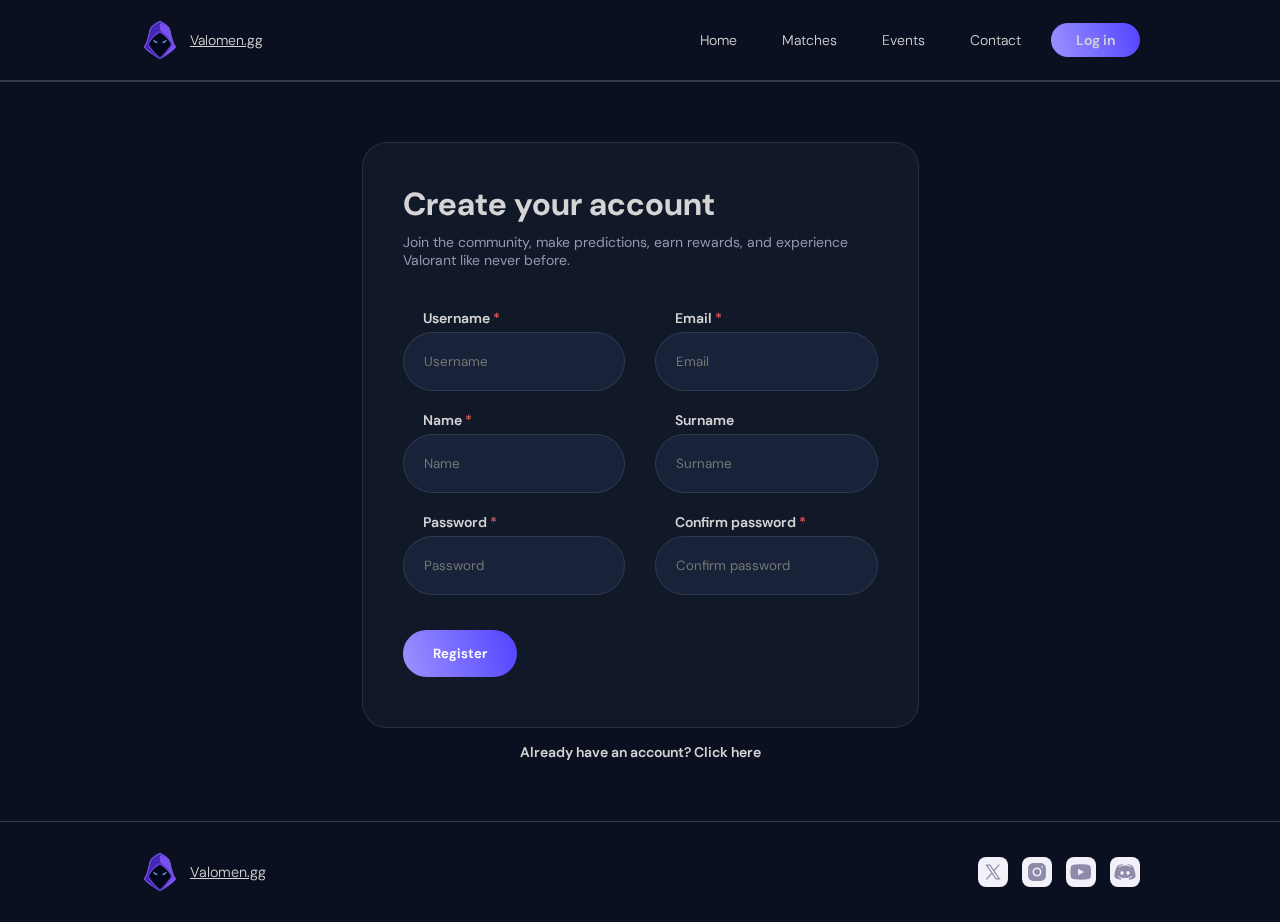
<file: pages/register.html>
<!DOCTYPE html>
<html lang="en">
<head>
    <meta charset="UTF-8">
    <meta name="viewport" content="width=device-width, initial-scale=1.0">
    <title>Valomen.gg | Inici</title>
    <link rel="preconnect" href="https://fonts.googleapis.com">
    <link rel="preconnect" href="https://fonts.gstatic.com" crossorigin>
    <link href="https://fonts.googleapis.com/css2?family=DM+Sans:ital,opsz,wght@0,9..40,100..1000;1,9..40,100..1000&display=swap" rel="stylesheet">
    <link rel="icon" type="image/png" href="../assets/icons/valomen_logo.ico">
    <link rel="stylesheet" href="../styles/generic.css">
    <link rel="stylesheet" href="../styles/register.css">
</head>
<body>
    <header>
        <nav>
            <div class="logo">
                <a title="Home Page" href="../index.html">
                    <img src="../assets/valomen_logo.webp" alt="Valomen.gg Logo">
                    <span>Valomen.gg</span>
                </a>
            </div>
            <div class="nav-buttons">
                <ul class="nav-links">
                    <li><a title="Home" href="../index.html">Home</a></li>
                    <li><a title="Matches" href="matches.html">Matches</a></li>
                    <li><a title="Events" href="events.html">Events</a></li>
                    <li><a title="Contact" href="contact.html">Contact</a></li>  
                </ul>
                <a title="Login" class="login-button" href="login.html">Log in</a>
            </div>
        </nav>
    </header>

    <main class="main-register">
        <form class="register-form">
            <h1>Create your account</h1>
            <p>Join the community, make predictions, earn rewards, and experience Valorant like never before.</p>
           <div class="form-fields">
                <div class="field-container">
                    <div class="block">
                        <label>Username <span class="obligatory">*</label></span>
                        <input required type="text" placeholder="Username">
                    </div>
                    <div class="block">
                        <label>Email <span class="obligatory">*</span></label>
                        <input required type="email" placeholder="Email">
                    </div>
                </div>
                <div class="field-container">
                    <div class="block">
                        <label>Name <span class="obligatory">*</span></label>
                        <input required type="text" placeholder="Name">
                    </div>
                    <div class="block">
                        <label>Surname</label>
                        <input type="text" placeholder="Surname">
                    </div>
                </div>
                <div class="field-container">
                    <div class="block">
                        <label>Password <span class="obligatory">*</span></label>
                        <input required type="password" placeholder="Password">
                    </div>
                    <div class="block">
                        <label>Confirm password <span class="obligatory">*</span></label>
                        <input required type="password" placeholder="Confirm password">
                    </div>
                </div>          
            </div>
            <button title="Register" class="send-button">Register</button>
        </form>
        <a title="Login" href="login.html" class="login-link">Already have an account? Click here</a>
    </main>

    <footer>
        <div class="container">
            <div class="logo">
                <a title="Home Page" href="../index.html">
                    <img src="../assets/valomen_logo.webp" alt="Valomen.gg Logo">
                    <span>Valomen.gg</span>
                </a>
            </div>
            <div class="social-media">
                <div class="social-media-icon">
                    <a href="https://x.com">
                        <svg xmlns="http://www.w3.org/2000/svg" x="0px" y="0px" width="20" height="20" viewBox="0,0,256,256">
                        <g fill="none" fill-rule="none" stroke="none" stroke-width="1" stroke-linecap="butt" stroke-linejoin="miter" stroke-miterlimit="10" stroke-dasharray="" stroke-dashoffset="0" font-family="none" font-weight="none" font-size="none" text-anchor="none" style="mix-blend-mode: normal"><g transform="scale(5.33333,5.33333)"><path d="M41,6l-31.071,36h-3.714l31.072,-36z" fill="#8D8BA7" fill-rule="nonzero"></path><path d="M31.143,41l-23.323,-34h8.957l23.323,34z" fill="#ffffff" fill-rule="evenodd"></path><path d="M15.724,9l20.578,30h-4.106l-20.578,-30h4.106M17.304,6h-11.382l24.694,36h11.382l-24.694,-36z" fill="#8D8BA7" fill-rule="nonzero"></path></g></g>
                        </svg>
                    </a>
                </div>
                <div class="social-media-icon">
                    <a href="https://www.instagram.com">
                        <svg xmlns="http://www.w3.org/2000/svg" x="0px" y="0px" width="18" height="18" viewBox="0,0,256,256">
                        <g transform="translate(-30.72,-30.72) scale(1.24,1.24)"><g fill="#8d8ba7" fill-rule="nonzero" stroke="none" stroke-width="1" stroke-linecap="butt" stroke-linejoin="miter" stroke-miterlimit="10" stroke-dasharray="" stroke-dashoffset="0" font-family="none" font-weight="none" font-size="none" text-anchor="none" style="mix-blend-mode: normal"><g transform="scale(8.53333,8.53333)"><path d="M9.99805,3c-3.859,0 -6.99805,3.14195 -6.99805,7.00195v10c0,3.859 3.14195,6.99805 7.00195,6.99805h10c3.859,0 6.99805,-3.14195 6.99805,-7.00195v-10c0,-3.859 -3.14195,-6.99805 -7.00195,-6.99805zM22,7c0.552,0 1,0.448 1,1c0,0.552 -0.448,1 -1,1c-0.552,0 -1,-0.448 -1,-1c0,-0.552 0.448,-1 1,-1zM15,9c3.309,0 6,2.691 6,6c0,3.309 -2.691,6 -6,6c-3.309,0 -6,-2.691 -6,-6c0,-3.309 2.691,-6 6,-6zM15,11c-2.20914,0 -4,1.79086 -4,4c0,2.20914 1.79086,4 4,4c2.20914,0 4,-1.79086 4,-4c0,-2.20914 -1.79086,-4 -4,-4z"></path></g></g></g>
                        </svg>
                    </a>
                </div>
                <div class="social-media-icon">
                    <a href="https://www.youtube.com">
                        <svg xmlns="http://www.w3.org/2000/svg" x="0px" y="0px" width="30" height="24" viewBox="0,0,256,256">
                        <g fill="#8d8ba7" fill-rule="nonzero" stroke="none" stroke-width="1" stroke-linecap="butt" stroke-linejoin="miter" stroke-miterlimit="10" stroke-dasharray="" stroke-dashoffset="0" font-family="none" font-weight="none" font-size="none" text-anchor="none" style="mix-blend-mode: normal"><g transform="scale(5.12,5.12)"><path d="M44.89844,14.5c-0.39844,-2.19922 -2.29687,-3.80078 -4.5,-4.30078c-3.29687,-0.69922 -9.39844,-1.19922 -16,-1.19922c-6.59766,0 -12.79687,0.5 -16.09766,1.19922c-2.19922,0.5 -4.10156,2 -4.5,4.30078c-0.40234,2.5 -0.80078,6 -0.80078,10.5c0,4.5 0.39844,8 0.89844,10.5c0.40234,2.19922 2.30078,3.80078 4.5,4.30078c3.5,0.69922 9.5,1.19922 16.10156,1.19922c6.60156,0 12.60156,-0.5 16.10156,-1.19922c2.19922,-0.5 4.09766,-2 4.5,-4.30078c0.39844,-2.5 0.89844,-6.10156 1,-10.5c-0.20312,-4.5 -0.70312,-8 -1.20312,-10.5zM19,32v-14l12.19922,7z"></path></g></g>
                        </svg>
                    </a>
                </div>
                <div class="social-media-icon">
                    <a href="https://www.discord.com">
                        <svg xmlns="http://www.w3.org/2000/svg" x="0px" y="0px" width="30" height="23" viewBox="0,0,256,256">
                        <g fill="#8d8ba7" fill-rule="nonzero" stroke="none" stroke-width="1" stroke-linecap="butt" stroke-linejoin="miter" stroke-miterlimit="10" stroke-dasharray="" stroke-dashoffset="0" font-family="none" font-weight="none" font-size="none" text-anchor="none" style="mix-blend-mode: normal"><g transform="scale(5.12,5.12)"><path d="M41.625,10.76953c-3.98047,-3.20313 -10.27734,-3.74609 -10.54687,-3.76563c-0.41797,-0.03516 -0.81641,0.19922 -0.98828,0.58594c-0.01562,0.02344 -0.15234,0.33984 -0.30469,0.83203c2.63281,0.44531 5.86719,1.33984 8.79297,3.15625c0.46875,0.28906 0.61328,0.90625 0.32422,1.375c-0.19141,0.30859 -0.51562,0.47656 -0.85156,0.47656c-0.17969,0 -0.36328,-0.05078 -0.52734,-0.15234c-5.03125,-3.12109 -11.3125,-3.27734 -12.52344,-3.27734c-1.21094,0 -7.49609,0.15625 -12.52344,3.27734c-0.46875,0.29297 -1.08594,0.14844 -1.375,-0.32031c-0.29297,-0.47266 -0.14844,-1.08594 0.32031,-1.37891c2.92578,-1.8125 6.16016,-2.71094 8.79297,-3.15234c-0.15234,-0.49609 -0.28906,-0.80859 -0.30078,-0.83594c-0.17578,-0.38672 -0.57031,-0.62891 -0.99219,-0.58594c-0.26953,0.01953 -6.56641,0.5625 -10.60156,3.80859c-2.10547,1.94922 -6.32031,13.33984 -6.32031,23.1875c0,0.17578 0.04688,0.34375 0.13281,0.49609c2.90625,5.10938 10.83984,6.44531 12.64844,6.50391c0.00781,0 0.01953,0 0.03125,0c0.32031,0 0.62109,-0.15234 0.80859,-0.41016l1.82813,-2.51562c-4.93359,-1.27344 -7.45312,-3.4375 -7.59766,-3.56641c-0.41406,-0.36328 -0.45312,-0.99609 -0.08594,-1.41016c0.36328,-0.41406 0.99609,-0.45312 1.41016,-0.08984c0.05859,0.05469 4.69922,3.99219 13.82422,3.99219c9.14063,0 13.78125,-3.95312 13.82813,-3.99219c0.41406,-0.35937 1.04297,-0.32422 1.41016,0.09375c0.36328,0.41406 0.32422,1.04297 -0.08984,1.40625c-0.14453,0.12891 -2.66406,2.29297 -7.59766,3.56641l1.82813,2.51563c0.1875,0.25781 0.48828,0.41016 0.80859,0.41016c0.01172,0 0.02344,0 0.03125,0c1.80859,-0.05859 9.74219,-1.39453 12.64844,-6.50391c0.08594,-0.15234 0.13281,-0.32031 0.13281,-0.49609c0,-9.84766 -4.21484,-21.23828 -6.375,-23.23047zM18.5,30c-1.93359,0 -3.5,-1.78906 -3.5,-4c0,-2.21094 1.56641,-4 3.5,-4c1.93359,0 3.5,1.78906 3.5,4c0,2.21094 -1.56641,4 -3.5,4zM31.5,30c-1.93359,0 -3.5,-1.78906 -3.5,-4c0,-2.21094 1.56641,-4 3.5,-4c1.93359,0 3.5,1.78906 3.5,4c0,2.21094 -1.56641,4 -3.5,4z"></path></g></g>
                        </svg>
                    </a>
                </div>
            </div>
        </div>
    </footer>
</body>
</html>
</file>
<file: styles/generic.css>
/* CONFIGURACIONS PRÈVIES */
:root {
  --bg: #0B1020;
  --text: #e5e7eb;
  --text2: #9795B5;
  --card: #111827;
  --social-media-bg: #F2F1FA;
  color-scheme: dark;
}

body {
  font-family: "DM Sans", sans-serif;
  background: var(--bg);
  color: var(--text);
  margin: 0;
  font-size: 14px;
}

/* HEADER */
header {
  position: sticky;
  top: 0;
  z-index: 10;
  backdrop-filter: saturate(1.2) blur(5px);
  background: #0b102098;
  border-bottom: 2px solid rgba(255, 255, 255, 0.177);
}

.logo a {
  display: flex;
  align-items: center;
  gap: 10px;
  font-weight: 300;
  color: var(--text);
  text-decoration: none;
  text-decoration: underline;
}

.logo img {
  height: 40px;
}

nav {
  display: flex;
  align-items: center;
  justify-content: space-between;
  gap: 16px;
  padding: 20px 24px;
  margin: 0 auto;
  max-width: 1000px;
}

.nav-buttons {
  display: flex;
  align-items: center;
  gap: 10px;
}

.nav-links {
  display: flex;
  align-items: center;
  gap: 5px;
  list-style-type: none;
  margin: 0;
}

.nav-links a {
  text-decoration: none;
  color: var(--text);
  padding: 10px 20px;
  font-weight: 300;
  text-align: center;
  border-radius: 30px;
  transition: background-color 0.3s;
}

.nav-links a:hover {
  background-color: #fcfcfd45;
  border-radius: 30px;
  transition: background-color 0.3s;
}

.login-button {
  display: flex;
  background: linear-gradient(70deg, #9C93FF 0%, #5243FF 100%);
  padding: 8px 25px;
  border-radius: 40px;
  font-weight: 600;
  text-decoration: none;
  color: var(--text);
}

.active-page {
  background-color: #fcfcfd45;
  border-radius: 30px
}

/* GENERIC MAIN */
main {
  display: flex;
  flex-direction: column;
  max-width: 1000px;
  justify-content: center;
  margin: auto;
  gap: 100px;
  padding: 60px;
}

/* FOOTER */
footer {
  text-align: center;
  padding: 30px;
  font-size: 0.9rem;
  color: var(--text2);
  border-top: 1px solid rgba(255, 255, 255, 0.177);
}

.container {
  display: flex;
  max-width: 1000px;
  margin: auto;
  justify-content: space-between;
}

.social-media {
  display: flex;
  gap: 14px;
  align-items: center;
}

.social-media-icon {
  display: flex;
  width: 30px;
  height: 30px;
  background-color: var(--social-media-bg);
  border-radius: 8px;
  justify-content: center;
  align-items: center;
}

.social-media-icon a {
  display: flex;
  width: 100%;
  height: 100%;
  justify-content: center;
  align-items: center;
}
</file>
<file: styles/main.css>
/* MAIN CONTENT */
main {
  display: flex;
  flex-direction: column;
  max-width: 1000px;
  justify-content: center;
  margin: auto;
  gap: 100px;
  margin-bottom: 45px;
}

.hero-section {
  display: flex;
  gap: 50px;
  margin-top: 25px;
}

.hero-content {
  flex: 1;
  display: flex;
  flex-direction: column;
  justify-content: center;
  gap: 20px;
}

.hero-content h1 {
  font-size: 2.8rem;
  margin: 0;
}

.hero-content p {
  color: var(--text2);
  font-size: 0.90rem;
  line-height: 1.75rem;
  margin: 0;
}

.get-started-button {
  display: inline-block;
  background: linear-gradient(70deg, #9C93FF 0%, #5243FF 100%);
  width: fit-content;
  padding: 15px 30px;
  border-radius: 40px;
  font-weight: 600;
  text-decoration: none;
  color: var(--text);
  margin-top: 10px;
  margin-bottom: 10px;
}

.hero-image {
  display: block;
  background-image: url(../assets/main/hero_image.webp);
  background-size: cover;
  background-position: center;
  width: 400px;
  border-radius: 15px;
}

.latest-news {
  display: flex;
  flex-direction: column;
}

.latest-news h2 {
  margin: 0;
  font-size: 2rem;
}

.latest-news p {
  color: var(--text2);
  font-size: 0.90rem;
  margin: 0;
}

.news-cards {
  display: flex;
  gap: 20px;
  margin-top: 20px;
}

.news-card {
  background: var(--card);
  border-radius: 15px;
  padding: 20px;
  box-shadow: 0 4px 6px rgba(0, 0, 0, .1);
  border: 1px solid rgba(255, 255, 255, .1);
  width: calc(33.333% - 13.33px);
  transition: transform 0.3s;
}

.news-card:hover {
  transform: translateY(-5px);
  transition: transform 0.3s;
}

.news-card img {
  width: 100%;
  height: 193.4px;
  object-fit: cover;
  object-position: center;
  border-radius: 8px;
  display: block;
  border: 1px solid rgba(255, 255, 255, .1);
}
</file>
<file: styles/contact.css>
:root {
  --bg: #0B1020;
  --text: #E6E6E6;
  --text2: #9795B5;
  --card: #111827;
  --container-card: #18233a;
  --borders: #ffffff1a;
  --section-title: #4f72e6;
  --social-media-bg: #F2F1FA;
  --active: #fcfcfd45;
  --ongoing: #C62432;
  --upcoming: #40724a;
  --upcoming-time: #2c4e32;
  --completed: #4797FF;
  --buttons: #FFF;
  color-scheme: dark;
}

/* CONTACT CONTENT */
:focus-visible {
    outline: 2px solid #ffffff;
    outline-offset: 1px;
}

.contact-form {
    display: flex;
    border: 1px solid var(--borders);
    flex-direction: column;
    padding: 40px;
    max-width: 475px;
    margin: auto;
    background-color: var(--card);
    border-radius: 25px;
    gap: 20px;
}

h1 {
    margin: 0;
    font-size: 32px;
    color: var(--text);
    margin-bottom: -12px;
}

p {
    margin: 0;
    color: var(--text2);
}

.form-fields {
    display: flex;
    flex-direction: column;
    padding-top: 20px;
    padding-bottom: 5px;
    gap: 20px;
}

.field-container {
    display: flex;
    justify-content: space-between;
    gap: 30px;
}

.block {
    display: flex;
    flex-direction: column;
    gap: 5px;
    width: 50%;
    margin: 0;
}

label {
    margin-left: 20px;
    font-weight: 600;
}

.obligatory {
    margin-left: 0;
    color: #D85555;
}

.field-container-message {
    display: flex;
    flex-direction: column;
    justify-content: space-between;
    gap: 5px;
}


input, textarea {
    background-color: var(--container-card);
    border: 1px solid var(--borders);
    border-radius: 30px;
    padding: 20px;
    color: var(--text);
    font-family: inherit;
}

textarea {
    border-radius: 20px;
    height: 50px;
    resize: none;
}

.container-message {
    display: flex;
    flex-direction: column;
    width: 100%;
    gap: 8px;
    margin: 0;
}

.send-button {
  display: inline-block;
  background: linear-gradient(70deg, #9C93FF 0%, #5243FF 100%);
  width: fit-content;
  padding: 15px 30px;
  border-radius: 40px;
  font-weight: 600;
  text-decoration: none;
  color: var(--buttons);
  margin-top: 10px;
  margin-bottom: 10px;
  font-family: inherit;
  border: 0;
  cursor: pointer;
}
</file>
<file: styles/login.css>
:root {
  --bg: #0B1020;
  --text: #E6E6E6;
  --text2: #9795B5;
  --card: #111827;
  --container-card: #18233a;
  --borders: #ffffff1a;
  --section-title: #4f72e6;
  --social-media-bg: #F2F1FA;
  --active: #fcfcfd45;
  --ongoing: #C62432;
  --upcoming: #40724a;
  --upcoming-time: #2c4e32;
  --completed: #4797FF;
  --buttons: #FFF;
  color-scheme: dark;
}

/* LOGIN CONTENT */
:focus-visible {
    outline: 2px solid #ffffff;
    outline-offset: 1px;
}

.main-login {
    gap: 15px !important;
}

.login-form {
    display: flex;
    border: 1px solid var(--borders);
    flex-direction: column;
    padding: 40px;
    max-width: 475px;
    margin: auto;
    background-color: var(--card);
    border-radius: 25px;
    gap: 20px;
}

h1 {
    margin: 0;
    font-size: 32px;
    color: var(--text);
    margin-bottom: -12px;
}

p {
    margin: 0;
    color: var(--text2);
}

.form-fields {
    display: flex;
    flex-direction: column;
    padding-top: 20px;
    padding-bottom: 5px;
    gap: 10px;
}

.field-container {
    display: flex;
    justify-content: space-between;
    gap: 30px;
}

.block {
    display: flex;
    flex-direction: column;
    gap: 5px;
    width: 50%;
}

label {
    margin-left: 20px;
    font-weight: 600;
}

.obligatory {
    margin-left: 0;
    color: #D85555;
}

input {
    background-color: var(--container-card);
    border: 1px solid var(--borders);
    border-radius: 30px;
    padding: 20px;
    color: var(--text);
    font-family: inherit;
}

.forgot-password {
    color: #6B7FFF;
    margin-left: 20px;
}

.send-button {
  display: inline-block;
  background: linear-gradient(70deg, #9C93FF 0%, #5243FF 100%);
  width: fit-content;
  padding: 15px 30px;
  border-radius: 40px;
  font-weight: 600;
  text-decoration: none;
  color: var(--buttons);
  margin-top: 10px;
  margin-bottom: 10px;
  font-family: inherit;
  border: 0;
  cursor: pointer;
}

.register-link {
    text-align: center;
    text-decoration: none;
    color: inherit;
    font-weight: 600;
}

.register-link:hover {
    text-decoration: underline;
}
</file>
<file: styles/matches.css>
:root {
  --bg: #0B1020;
  --text: #E6E6E6;
  --text2: #9795B5;
  --card: #111827;
  --container-card: #18233a;
  --borders: #ffffff1a;
  --section-title: #5477E8;
  --social-media-bg: #F2F1FA;
  --active: #fcfcfd45;
  --ongoing: #C62432;
  --upcoming: #40724a;
  --upcoming-time: #2c4e32;
  color-scheme: dark;
}

/* MATCHES CONTENT */
.day-block {
    display: flex;
    flex-direction: column;
    gap: 10px;
}

.header-day {
    display: flex;
    justify-content: space-between;
    padding: 0px 20px;
    align-items: end;
}

.date-match {
    font-weight: bold;
    color: var(--section-title);
}

.matches-tabs {
    display: flex;
    gap: 5px;
}

.tab {
    display: block;
    padding: 6px 12px;
    text-decoration: none;
    color: inherit;
    border-radius: 30px;
}

.tab h1 {
    margin: 0;
    font-size: 0.85rem;
    font-weight: 500;
}

.tab:hover {
    background-color: var(--active);
}

.active {
    background: var(--active);
}

.matches-day {
    display: flex;
    flex-direction: column;
    gap: 10px;
}

.match-block {
    display: flex;
    padding: 10px 20px;
    border: 1px solid var(--borders);
    background-color: var(--card);
    border-radius: 24px;
    display: flex;
    justify-content: space-between;
    align-items: center;
    font-weight: 300;
}

.match-block:hover {
    background-color: #18233a;
}

.match-info {
    display: flex;
    gap: 70px;
    align-items: center;
}

.match-hour {
    width: 65px;
    text-align: right;
}

.teams {
    display: flex;
    flex-direction: column;
    width: 140px;
}

.team {
    display: flex;
    gap: 7px;
    align-items: center;
}

.team img {
    width: 14px;
    height: 11px;
    object-fit: cover;
    object-position: center;
}

.team span {
    width: 120px;
}

.scoreboard {
    display: flex;
    flex-direction: column;
}

.live {
    display: block;
    padding: 5px 13px;
    border-radius: 7px;
    background-color: var(--ongoing);
    font-weight: 600;
}

.upcoming {
    display: flex;
    background-color: var(--upcoming);
    border-radius: 7px;
}

.upcoming span {
    padding: 5px 10px;
} 

.upcoming-time {
    background-color: var(--upcoming-time);
    border-radius: 0 7px 7px 0;
}

.tournament-info {
    display: flex;
    align-items: center;
    gap: 20px
}

.tournament-text {
    display: flex;
    flex-direction: column;
    gap: 5px;
    text-align: right;
}

.tournament-stage {
    font-weight: bold;
}

.tournament-logo {
    width: 50px;
    height: 50px;
    object-fit: cover;
    object-position: center;
}

/* RESPONSIVE CSS */
@media (max-width: 1024px) {
  .match-info {
    gap: 40px;
  }

  .tournament-info {
    gap: 10px;
  }

  .match-block {
    flex-direction: column;
    align-items: flex-start;
    gap: 15px;
  }

  .tournament-info {
    align-self: flex-end;
  }
}

@media (max-width: 768px) {
  .header-day {
    flex-direction: column;
    align-items: flex-start;
    gap: 10px;
  }

  .matches-tabs {
    width: 100%;
    justify-content: flex-start;
  }

  .match-info {
    flex-wrap: wrap;
    gap: 30px;
  }

  .teams {
    width: auto;
  }

  .tournament-info {
    flex-direction: row-reverse;
    justify-content: space-between;
    width: 100%;
  }
}

@media (max-width: 480px) {
  .match-block {
    padding: 15px;
  }

  .match-info {
    flex-direction: column;
    align-items: flex-start;
    gap: 15px;
  }

  .tournament-info {
    flex-direction: column-reverse;
    align-items: flex-start;
    gap: 10px;
  }

  .tournament-logo {
    width: 40px;
    height: 40px;
  }

  .tab {
    padding: 5px 10px;
    font-size: 0.85rem;
  }
}
</file>
<file: styles/register.css>
:root {
  --bg: #0B1020;
  --text: #D4D4D4;
  --text2: #9795B5;
  --card: #111827;
  --container-card: #18233a;
  --borders: #ffffff1a;
  --section-title: #4f72e6;
  --social-media-bg: #F2F1FA;
  --active: #fcfcfd45;
  --ongoing: #C62432;
  --upcoming: #3ec55e;
  --upcoming-time: #498357;
  --completed: #4797FF;
  --buttons: #FFF;
  color-scheme: dark;
}

/* REGISTER CONTENT */
:focus-visible {
    outline: 2px solid #ffffff;
    outline-offset: 1px;
}

.main-register {
    gap: 15px !important;
}

.register-form {
    display: flex;
    border: 1px solid var(--borders);
    flex-direction: column;
    padding: 40px;
    max-width: 475px;
    margin: auto;
    background-color: var(--card);
    border-radius: 25px;
    gap: 20px;
}

h1 {
    margin: 0;
    font-size: 32px;
    color: var(--text);
    margin-bottom: -12px;
}

p {
    margin: 0;
    color: var(--text2);
}

.form-fields {
    display: flex;
    flex-direction: column;
    padding-top: 20px;
    padding-bottom: 5px;
    gap: 20px;
}

.field-container {
    display: flex;
    justify-content: space-between;
    gap: 30px;
}

.block {
    display: flex;
    flex-direction: column;
    gap: 5px;
    width: 50%;
}

.invisible {
    color: transparent;
}

.inputs-container {
    display: flex;
    width: 100%;
}

label {
    margin-left: 20px;
    font-weight: 600;
}

.obligatory {
    margin-left: 0;
    color: #D85555;
}

input {
    background-color: var(--container-card);
    border: 1px solid var(--borders);
    border-radius: 30px;
    padding: 20px;
    color: var(--text);
    font-family: inherit;
}

.forgot-password {
    color: #6B7FFF;
    margin-left: 20px;
}

.send-button {
  display: inline-block;
  background: linear-gradient(70deg, #9C93FF 0%, #5243FF 100%);
  width: fit-content;
  padding: 15px 30px;
  border-radius: 40px;
  font-weight: 600;
  text-decoration: none;
  color: var(--buttons);
  margin-top: 10px;
  margin-bottom: 10px;
  font-family: inherit;
  border: 0;
  cursor: pointer;
}

.login-link {
    text-align: center;
    text-decoration: none;
    color: inherit;
    font-weight: 600;
}

.login-link:hover {
    text-decoration: underline;
}
</file>
